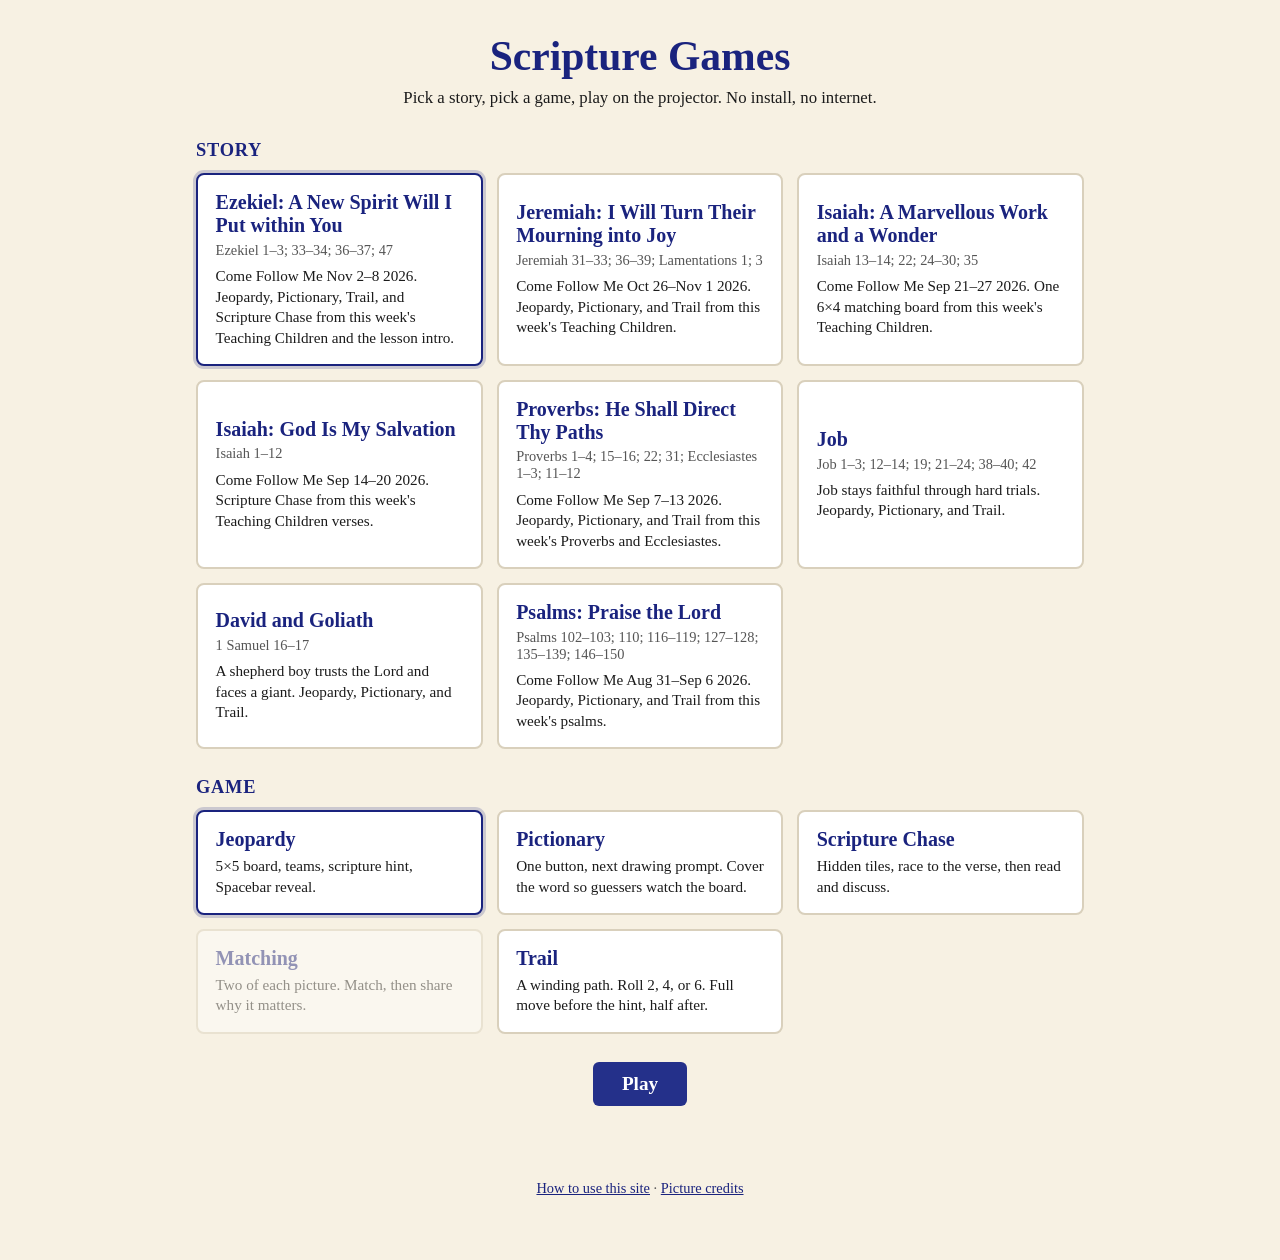
<file: index.html>
<!DOCTYPE html>
<html lang="en">
<head>
  <meta charset="utf-8">
  <meta name="viewport" content="width=device-width, initial-scale=1">
  <title>Scripture Games</title>
  <link rel="stylesheet" href="hub.css">
</head>
<body>
  <main id="hub" class="hub">
    <header class="hub-header">
      <h1>Scripture Games</h1>
      <p>Pick a story, pick a game, play on the projector. No install, no internet.</p>
    </header>

    <section class="hub-section" aria-labelledby="stories-heading">
      <h2 id="stories-heading">Story</h2>
      <div id="story-cards" class="cards"></div>
    </section>

    <section class="hub-section" aria-labelledby="games-heading">
      <h2 id="games-heading">Game</h2>
      <div id="game-cards" class="cards"></div>
    </section>

    <div class="play-row">
      <button type="button" class="play-btn" id="play-btn">Play</button>
    </div>
    <p class="hub-error" id="hub-error" role="status"></p>

    <p class="hub-foot"><a href="how-to.html">How to use this site</a> · <a href="credits.html">Picture credits</a></p>
  </main>

  <div id="game-root" hidden></div>

  <section id="lesson-key" class="lesson-key" hidden aria-label="Key">
    <div class="lesson-key-body">
      <h2>Key</h2>
      <ol id="lesson-key-list" class="lesson-key-list"></ol>
    </div>
    <div id="lesson-key-page" class="lesson-key-page"></div>
  </section>

  <noscript>This hub needs JavaScript. Open <a href="david-and-goliath.html">david-and-goliath.html</a> for the legacy board.</noscript>

  <script src="games/gospel-link.js"></script>
  <script src="games/key.js"></script>
  <script src="stories/catalog.js"></script>
  <script src="hub.js"></script>
</body>
</html>
</file>
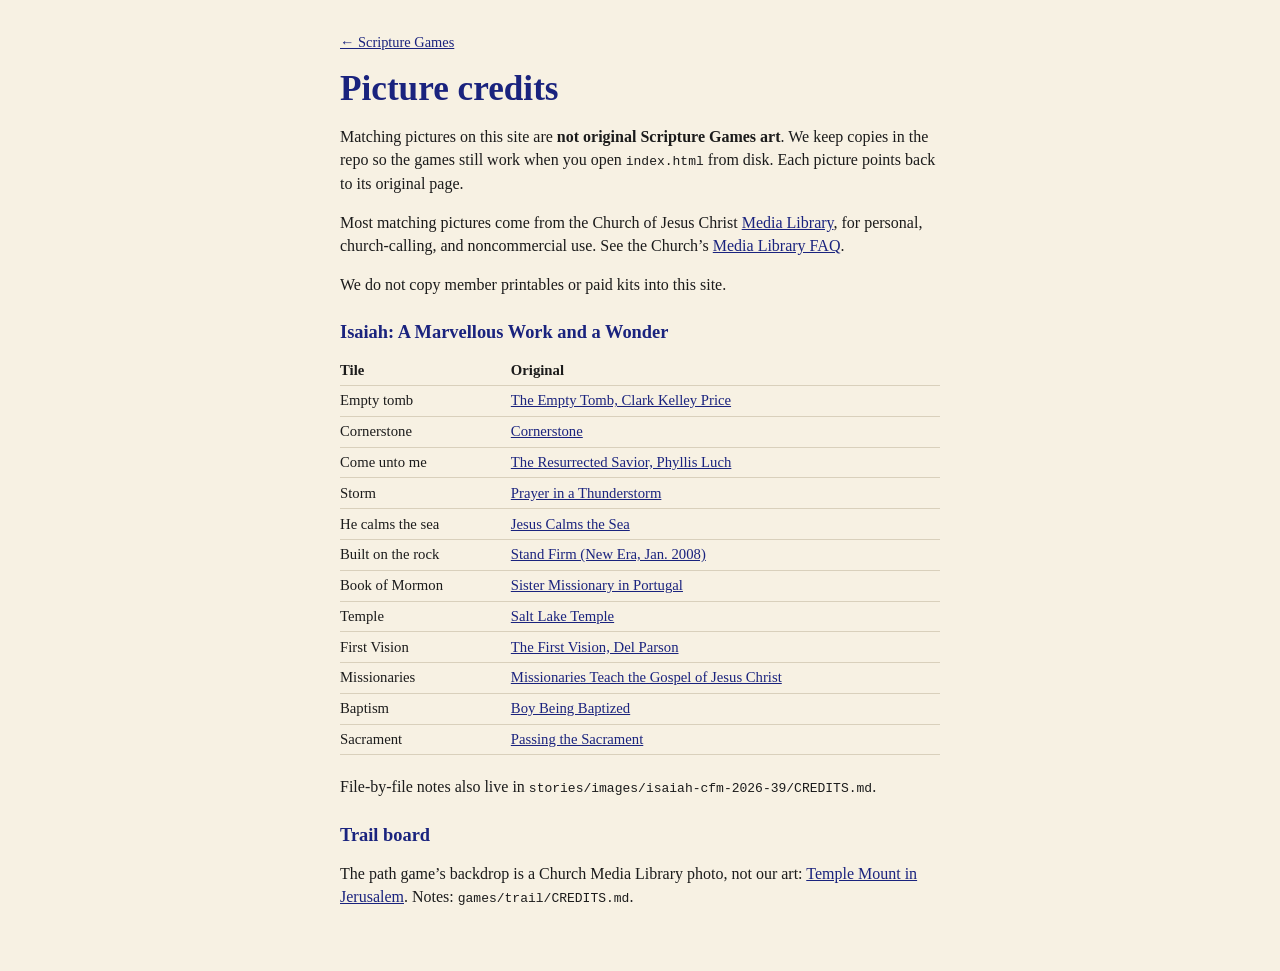
<file: credits.html>
<!DOCTYPE html>
<html lang="en">
<head>
  <meta charset="utf-8">
  <meta name="viewport" content="width=device-width, initial-scale=1">
  <title>Picture credits — Scripture Games</title>
  <link rel="stylesheet" href="hub.css">
</head>
<body>
  <main class="hub hub-page">
    <p class="hub-foot hub-back"><a href="index.html">← Scripture Games</a></p>
    <h1>Picture credits</h1>
    <p>Matching pictures on this site are <strong>not original Scripture Games art</strong>. We keep copies in the repo so the games still work when you open <code>index.html</code> from disk. Each picture points back to its original page.</p>
    <p>Most matching pictures come from the Church of Jesus Christ <a href="https://www.churchofjesuschrist.org/media?lang=eng">Media Library</a>, for personal, church-calling, and noncommercial use. See the Church’s <a href="https://www.churchofjesuschrist.org/tools/help/frequently-asked-questions-about-gospel-media?lang=eng">Media Library FAQ</a>.</p>
    <p>We do not copy member printables or paid kits into this site.</p>

    <h2>Isaiah: A Marvellous Work and a Wonder</h2>
    <table>
      <thead>
        <tr><th>Tile</th><th>Original</th></tr>
      </thead>
      <tbody>
        <tr><td>Empty tomb</td><td><a href="https://www.churchofjesuschrist.org/media/image/jesus-tomb-893d4ab?lang=eng">The Empty Tomb, Clark Kelley Price</a></td></tr>
        <tr><td>Cornerstone</td><td><a href="https://www.churchofjesuschrist.org/media/image/photo-cornerstone-temple-e6dbc64?lang=eng">Cornerstone</a></td></tr>
        <tr><td>Come unto me</td><td><a href="https://www.churchofjesuschrist.org/media/image/children-songbook-art-4900df3?lang=eng">The Resurrected Savior, Phyllis Luch</a></td></tr>
        <tr><td>Storm</td><td><a href="https://www.churchofjesuschrist.org/media/image/boy-praying-fd3826f?lang=eng">Prayer in a Thunderstorm</a></td></tr>
        <tr><td>He calms the sea</td><td><a href="https://www.churchofjesuschrist.org/media/image/jesus-boat-water-16a6b04?lang=eng">Jesus Calms the Sea</a></td></tr>
        <tr><td>Built on the rock</td><td><a href="https://www.churchofjesuschrist.org/media/image/mormonad-stand-firm-bc2df58?lang=eng">Stand Firm (New Era, Jan. 2008)</a></td></tr>
        <tr><td>Book of Mormon</td><td><a href="https://www.churchofjesuschrist.org/media/image/portugal-sister-missionaries-teaching-880d910?lang=eng">Sister Missionary in Portugal</a></td></tr>
        <tr><td>Temple</td><td><a href="https://www.churchofjesuschrist.org/media/image/salt-lake-city-temple-7761e87?lang=eng">Salt Lake Temple</a></td></tr>
        <tr><td>First Vision</td><td><a href="https://www.churchofjesuschrist.org/media/image/the-first-vision-fe5db8d?lang=eng">The First Vision, Del Parson</a></td></tr>
        <tr><td>Missionaries</td><td><a href="https://www.churchofjesuschrist.org/media/image/missionaries-tracting-983f901?lang=eng">Missionaries Teach the Gospel of Jesus Christ</a></td></tr>
        <tr><td>Baptism</td><td><a href="https://www.churchofjesuschrist.org/media/image/baptism-boy-18cdb62?lang=eng">Boy Being Baptized</a></td></tr>
        <tr><td>Sacrament</td><td><a href="https://www.churchofjesuschrist.org/media/image/partaking-sacrament-2232e55?lang=eng">Passing the Sacrament</a></td></tr>
      </tbody>
    </table>
    <p>File-by-file notes also live in <code>stories/images/isaiah-cfm-2026-39/CREDITS.md</code>.</p>

    <h2>Trail board</h2>
    <p>The path game’s backdrop is a Church Media Library photo, not our art: <a href="https://www.churchofjesuschrist.org/media/image/dome-of-the-rock-jerusalem-7f55afd?lang=eng">Temple Mount in Jerusalem</a>. Notes: <code>games/trail/CREDITS.md</code>.</p>
  </main>
</body>
</html>
</file>
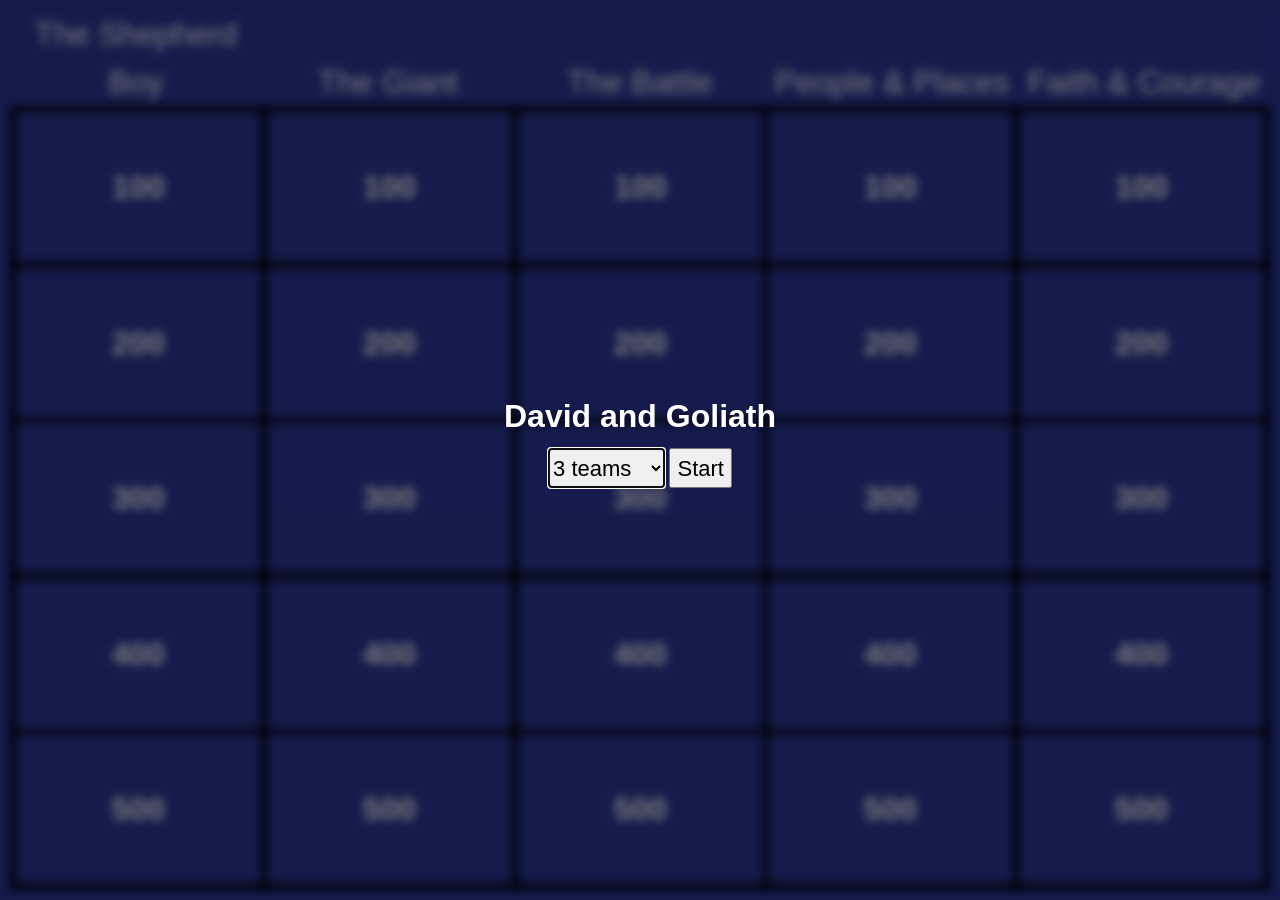
<file: david-and-goliath.html>
<!DOCTYPE html>
<html xmlns="http://www.w3.org/1999/xhtml">
<head>

<meta charset="utf-8">

<meta name="viewport" content="width=device-width, initial-scale=1, shrink-to-fit=no">

<title>David and Goliath Jeopardy Template</title>
<meta name="description" content="David and Goliath Jeopardy for Primary ages 9-11" />
<meta name="ROBOTS" content="NOODP" />





            <style type="text/css">
            /*!
 * Bootstrap Reboot v4.0.0-beta.2 (https://getbootstrap.com)
 * Copyright 2011-2017 The Bootstrap Authors
 * Copyright 2011-2017 Twitter, Inc.
 * Licensed under MIT (https://github.com/twbs/bootstrap/blob/master/LICENSE)
 * Forked from Normalize.css, licensed MIT (https://github.com/necolas/normalize.css/blob/master/LICENSE.md)
 */
*,
*::before,
*::after {
  box-sizing: border-box;
}

html {
  font-family: sans-serif;
  line-height: 1.15;
  -webkit-text-size-adjust: 100%;
  -ms-text-size-adjust: 100%;
  -ms-overflow-style: scrollbar;
  -webkit-tap-highlight-color: transparent;
}

@-ms-viewport {
  width: device-width;
}

article, aside, dialog, figcaption, figure, footer, header, hgroup, main, nav, section {
  display: block;
}

body {
  margin: 0;
  font-family: -apple-system, BlinkMacSystemFont, "Segoe UI", Roboto, "Helvetica Neue", Arial, sans-serif, "Apple Color Emoji", "Segoe UI Emoji", "Segoe UI Symbol";
  font-size: 1rem;
  font-weight: 400;
  line-height: 1.5;
  color: #212529;
  text-align: left;
  background-color: #fff;
}

[tabindex="-1"]:focus {
  outline: 0 !important;
}

hr {
  box-sizing: content-box;
  height: 0;
  overflow: visible;
}

h1, h2, h3, h4, h5, h6 {
  margin-top: 0;
  margin-bottom: 0.5rem;
}

p {
  margin-top: 0;
  margin-bottom: 1rem;
}

abbr[title],
abbr[data-original-title] {
  text-decoration: underline;
  -webkit-text-decoration: underline dotted;
  text-decoration: underline dotted;
  cursor: help;
  border-bottom: 0;
}

address {
  margin-bottom: 1rem;
  font-style: normal;
  line-height: inherit;
}

ol,
ul,
dl {
  margin-top: 0;
  margin-bottom: 1rem;
}

ol ol,
ul ul,
ol ul,
ul ol {
  margin-bottom: 0;
}

dt {
  font-weight: 700;
}

dd {
  margin-bottom: .5rem;
  margin-left: 0;
}

blockquote {
  margin: 0 0 1rem;
}

dfn {
  font-style: italic;
}

b,
strong {
  font-weight: bolder;
}

small {
  font-size: 80%;
}

sub,
sup {
  position: relative;
  font-size: 75%;
  line-height: 0;
  vertical-align: baseline;
}

sub {
  bottom: -.25em;
}

sup {
  top: -.5em;
}

a {
  color: #007bff;
  text-decoration: none;
  background-color: transparent;
  -webkit-text-decoration-skip: objects;
}

a:hover {
  color: #0056b3;
  text-decoration: underline;
}

a:not([href]):not([tabindex]) {
  color: inherit;
  text-decoration: none;
}

a:not([href]):not([tabindex]):focus, a:not([href]):not([tabindex]):hover {
  color: inherit;
  text-decoration: none;
}

a:not([href]):not([tabindex]):focus {
  outline: 0;
}

pre,
code,
kbd,
samp {
  font-family: monospace, monospace;
  font-size: 1em;
}

pre {
  margin-top: 0;
  margin-bottom: 1rem;
  overflow: auto;
  -ms-overflow-style: scrollbar;
}

figure {
  margin: 0 0 1rem;
}

img {
  vertical-align: middle;
  border-style: none;
}

svg:not(:root) {
  overflow: hidden;
}

a,
area,
button,
[role="button"],
input:not([type="range"]),
label,
select,
summary,
textarea {
  -ms-touch-action: manipulation;
  touch-action: manipulation;
}

table {
  border-collapse: collapse;
}

caption {
  padding-top: 0.75rem;
  padding-bottom: 0.75rem;
  color: #868e96;
  text-align: left;
  caption-side: bottom;
}

th {
  text-align: inherit;
}

label {
  display: inline-block;
  margin-bottom: .5rem;
}

button {
  border-radius: 0;
}

button:focus {
  outline: 1px dotted;
  outline: 5px auto -webkit-focus-ring-color;
}

input,
button,
select,
optgroup,
textarea {
  margin: 0;
  font-family: inherit;
  font-size: inherit;
  line-height: inherit;
}

button,
input {
  overflow: visible;
}

button,
select {
  text-transform: none;
}

button,
html [type="button"],
[type="reset"],
[type="submit"] {
  -webkit-appearance: button;
}

button::-moz-focus-inner,
[type="button"]::-moz-focus-inner,
[type="reset"]::-moz-focus-inner,
[type="submit"]::-moz-focus-inner {
  padding: 0;
  border-style: none;
}

input[type="radio"],
input[type="checkbox"] {
  box-sizing: border-box;
  padding: 0;
}

input[type="date"],
input[type="time"],
input[type="datetime-local"],
input[type="month"] {
  -webkit-appearance: listbox;
}

textarea {
  overflow: auto;
  resize: vertical;
}

fieldset {
  min-width: 0;
  padding: 0;
  margin: 0;
  border: 0;
}

legend {
  display: block;
  width: 100%;
  max-width: 100%;
  padding: 0;
  margin-bottom: .5rem;
  font-size: 1.5rem;
  line-height: inherit;
  color: inherit;
  white-space: normal;
}

progress {
  vertical-align: baseline;
}

[type="number"]::-webkit-inner-spin-button,
[type="number"]::-webkit-outer-spin-button {
  height: auto;
}

[type="search"] {
  outline-offset: -2px;
  -webkit-appearance: none;
}

[type="search"]::-webkit-search-cancel-button,
[type="search"]::-webkit-search-decoration {
  -webkit-appearance: none;
}

::-webkit-file-upload-button {
  font: inherit;
  -webkit-appearance: button;
}

output {
  display: inline-block;
}

summary {
  display: list-item;
}

template {
  display: none;
}

[hidden] {
  display: none !important;
}

            </style>

            <style type="text/css">
            html, body {
    overflow:hidden;
}

body {
	background-color:#2a3698;
	height:100%;
	font-family:Verdana, Arial, Helvetica, sans-serif;
    overflow-y:hidden;
}

* {
    box-sizing:border-box;
}

input, textarea, select {
	display:block;
	font-family:Verdana, Arial, Helvetica, sans-serif;
	margin:auto;
}

.hide {
    display:none;
}

h3 {
	font-size:20px;
}

h3, .point-cell {
	color:#ffff5f;
	color:#fff;
	text-align:center;
	font-weight:bold;
}

.modal-wrapper {
    background-color:rgba(0,0,0,.5);
    display:none;
    position:absolute;
    top:0;
    left:0;
    right:0;
    bottom:0;
    z-index:2;
    height:100%;
}

.modal {
    position:relative;
    top:50%;
    transform:translate(0%, -50%);
    background-color:#ffffff;
    z-index:2;
    border-radius:5px;
    background-color:#efefef;
    overflow:auto;
    max-height:calc(100% - 50px);
    max-width:1000px;
    margin-left:auto;
    margin-right:auto;
}

#teams {
    position:absolute;
    bottom:0;
    text-align:center;
    left:0;
    right:0;
    z-index:11;
    display:flex;
}

#teams .team {
    display:inline-block;
    margin-left:10px;
    margin-right:10px;
    border:1px solid white;
    padding:5px;
    background-color:white;
    border-top-left-radius:2px;
    border-top-right-radius:2px;
    transition:background-color .25s ease;
}

#teams .team:first-of-type {
    margin-left:50px;
}

#teams .team:last-of-type {
    margin-right:50px;
}

#teams div.name {
    border-bottom:2px solid black;
    text-align:center;
    color:black;
    display:inline-block;
    white-space:nowrap;
    min-width:100px;
    font-weight:bold;
    font-size:20px;
    margin-bottom:8px;
}

#teams div.points {
    background-color: #2a3698;
    color: #fff;
    font-weight:bold;
    font-size:20px;
}

#teams .team.active-team {
    background-color:yellow;
}

#question-modal a {
    color:white;
}

.points-instructions {
    background-color:yellow;
    z-index:1000;
    position:absolute;
    top:0;
    left:0;
    right:0;
    font-size:16px;
    padding:5px;
    text-align:center;
}

.pointer span {
    display:inline-block;
    width:45%;
    color:white;
    font-size:30px;
    line-height:30px;
    cursor:pointer;
    background-color:transparent;
    font-family:monospace;
    font-weight:bold;
}

.pointer .plus {
    color:#2da94e;
}

.pointer .minus {
    color:#ff0000;
}

#gameplay {
    filter:blur(5px);
    width:100%;
    position:absolute;
    top:0;
    left:0;
    bottom:0;
    right:0;
}

#menu-links {
    font-size:20px;
    margin-top:20px;
}

#fullscreen {
    margin-top:20px;
}

#options select {
    font-size:22px;
    display:inline-block;
    height:40px;
    -webkit-appearance:menulist-button;
}

#options input[type='button'] {
    font-size:22px;
    display:inline;
    height:40px;
}

#options a {
    color:white;
    text-decoration:underline;
}

#options a:hover {
    text-decoration:none;
}

#re-init {
    background:transparent;
    color:white;
    margin-left:10px;
    font-size:14px !important;
    height:auto !important;
    border:none;
}

.click-to-zoom {
    display:none;
}

.grid {
    opacity:0;
}

#question-modal {
    transform-origin:top left;
}

#question-modal > div {
    flex-direction:row;
}

#modal-header {
    display:flex;
    padding: 5px;
    text-align: center;
    color: #fff;
    background-color: #151b4b;
    z-index: 3;
}

#modal-header > div {
    padding:5px;
    text-align:center;
    flex:1;
    align-items:center;
    justify-content:center;
    display:flex;
    max-width:100%;
}

#modal-header > div > div {
    max-width:100%;
}

#question-modal {
    background-color:#2a3698;
    border:3px solid #ffff00;;
    z-index:10;
}

.expanded {
    transition:.5s all ease;
    border-width:0;
}

.modal, .modal-body {
    background-color:transparent;
    color:#fff;
    text-align:center;
}

.modal-body .modal-inner {
    overflow:auto;
    padding-left:20px;
    padding-right:20px;
    flex:1;
}

.modal-body {
    width:100%;
    display:flex;
    align-items:center;
    padding-top:20px;
    justify-content:center;
}

#question-title {
    font-weight:bold;
    padding-left:10%;
    padding-right:10%;
}

.question, .answer {
    margin:auto;
}

#question-modal .question {
    display:none;
    opacity:0;
}

#answer-button, #continue-button, #hint-button {
    cursor:pointer;
}

#question-modal .question {
    border-top: 3px dotted white;
    margin-top: 10px;
    padding-top: 10px;
}

#question-modal .reveal {
    transition: max-height 2s ease, opacity 2s ease;
    opacity:1;
}

.mathy {
    background-color:transparent;
}

kbd
{
    -moz-border-radius:3px;
    -moz-box-shadow:0 1px 0 rgba(0,0,0,0.2),0 0 0 2px #fff inset;
    -webkit-border-radius:3px;
    -webkit-box-shadow:0 1px 0 rgba(0,0,0,0.2),0 0 0 2px #fff inset;
    background-color:#f7f7f7;
    border:1px solid #ccc;
    border-radius:3px;
    box-shadow:0 1px 0 rgba(0,0,0,0.2),0 0 0 2px #fff inset;
    color:#333;
    display:inline-block;
    font-family:Arial,Helvetica,sans-serif;
    line-height:1.4;
    margin:0 .1em;
    padding:.1em .6em;
    text-shadow:0 1px 0 #fff;
}

#options {
    display:block;
}

.grid {
    opacity:0;
}

#first-load {
    max-width: 500px;
    margin: auto;
    background-color: #ffff5f;
    border-radius: 3px;
    color: #000;
    padding: 20px;
    margin-bottom: 20px;
}

#first-load a {
    color:#000;
}

.cell.points .cell-inner {
    font-weight:bold;
}

.menu-picker {
    background-color: #131844;
    align-items: center;
    justify-content: center;
    font-weight: bold;
    line-height: 1.25;
    text-transform: uppercase;
    align-self: flex-end;
    padding: 10px 10px;
    border-right: 2px solid #999;
    border-top: 2px solid #999;
    margin-right:10px;
    position:absolute;
    color: #999;
    text-decoration: none;
    bottom:0;
}

.menu-picker:hover {
    color: white;
    text-decoration: none;
    border-color:white;
}

.yoembed {
    display:inline-block;
}


#advanced input[type="checkbox"] {
    display:inline;
}

/* Hint button and display styles */
#hint-button {
    background-color: #e6a817;
    color: #000;
    border: none;
    padding: 8px 16px;
    border-radius: 4px;
    font-weight: bold;
    font-size: 14px;
    cursor: pointer;
    transition: background-color 0.2s;
}

#hint-button:hover {
    background-color: #f5c542;
}

#hint-display {
    display: none;
    background-color: #e6a817;
    color: #000;
    padding: 8px 16px;
    border-radius: 4px;
    font-weight: bold;
    font-size: 18px;
    margin-top: 10px;
    text-align: center;
}

#hint-display.show {
    display: block;
}

@media print {
    body {
        background-color:white;
        overflow:visible;
    }
    #options, #teams {
        display:none !important;
    }

    #gameplay {
        filter:none;
        position:static;
    }

    .cell, .cell-inner {
        font-size:16px !important;
        transform:none !important;
        padding-top:0px !important;
    }

    .grid-row {
        height:auto !important;
    }

    .cell.points {
        margin-top:20px;
    }

    .cell-inner:after {
        content:attr(data-category);
        padding-left:10px;
    }

    .grid-row-cats {
        display:none;

    }

}

            </style>

            <style type="text/css">
            #test-height {
    font-family:verdana;
    padding:0;
    margin:0;
    color:black;
}

* {
    box-sizing:border-box;
}

.cell-inner p:last-child {
    margin-bottom:0;
}

#grid {
    transition:opacity 1s;
}

.grid {
    padding:10px;
    background: linear-gradient(to top, #1d2675 0%,#2a3698 100%);
    position:relative;
	transition: .1s;
    z-index:1;
    transform-origin:center left;
    font-size:12px;
    display:flex;
    height:100vh;
    flex-direction:column;
    align-items:stretch;

}

.grid-zoomed {
    z-index:10;
}

.click-to-zoom  {
    opacity:0;
	transition: .3s;
    position:absolute;
    top:0;
    right:0;
}

.grid:hover .click-to-zoom {
    opacity:1;
}

.grid.grid-zoomed .click-to-zoom {
    opacity:0;
}



.click-to-zoom span {
    background-color:#ccc;
    font-size:14px;
    display:inline-block;
    padding:3px;
}

.grid-row {
    display:flex;
    flex:1;
}

.grid-cell {
    border:3px solid black;
    overflow:hidden;
    position:relative;
    background-color:#2a3698;
	transition: .3s;
    flex:1;
}

.grid-cell-zoomed {
    transform:scale(2);
    z-index:10;
}

.grid-preview .grid-row .grid-cell:first-child {
    transform-origin:left center;
}

.grid-preview .grid-row .grid-cell:last-child {
    transform-origin:right center;
}

.grid-preview .grid-last-row .grid-cell {
    transform-origin:bottom center;
}

.grid-preview .grid-last-row .grid-cell:first-child {
    transform-origin:bottom left;
}

.grid-preview .grid-last-row .grid-cell:last-child {
    transform-origin:bottom right;
}

.grid-last-row {
    border-bottom:3px solid black;
}

.grid-first-row {
    border-top:3px solid black;
}

.grid-row-questions {
    border-left:3px solid black;
    border-right:3px solid black;
    background-color:black;
}

.grid-row-cats .grid-cell {
    border-color:transparent;
}

.grid-row-cats .cell {
}

.grid-row-cats-resize-done {
    flex:none;
}

.cell-group {
    backface-visibility:hidden;
	transform-style: preserve-3d;
}

.cell {
    position:absolute;
    display:flex;
    align-items: center;
    justify-content: center;
    text-align: center;
    color:#fff;
    backface-visibility:hidden;
	perspective: 1000px;
	transform-style: preserve-3d;
    -webkit-perspective: 0;
    -webkit-backface-visibility: hidden;
    width:100%;
    height:100%;
}

.cell a:link, .cell a:visited, .cell a:hover {
    color:white;
}

.cell.back {
	transform: rotateY(180deg);
}

.cell.front {
	z-index:2;
}

.cell.back, .cell.front {
    cursor:pointer;
    overflow:hidden;
}

.cell.back, .cell.front, .cell-group, .category {
	transition: .3s;
    will-change: transform;
}

.cell-group:hover, .cell-group:focus {
    border-color:yellow;
    outline:none;
}

.cell-group.inert:hover, .cell-group.inert:focus {
    border-color:gray;
    outline:none;
}

.cell-group:hover .front  {
	transform: rotateY(180deg);
}

.cell-group:hover .back  {
	transform: rotateY(0deg);
}

.cell-group:hover .back,
.cell-group:hover .front {
    border-color:yellow;
}

.cell-group:hover .back,
.cell-group:hover .front {
	transition: .6s;
}

.cell-group.empty {
    pointer-events:none;
}

.cell-group.empty:hover, .cell-group.empty:focus {
}


/* play mode */

#gameplay .answer:focus, #gameplay .question:focus {
    outline:none;
}

.points .front, .points .back {
    display:none;
}

.grid-play .cell-group {
    cursor:pointer;
}

.grid-play .cell-group:hover, .grid-play .cell-group:focus {
    background-color:#35409d;
}

.grid-play .cell-group.inert:hover, .grid-play .cell-group.inert:focus {
    background-color: #2a3698;
}

.inert .cell-inner {
    opacity:.05;
}

.grid.grid-play {
    background: none;
}

.resizing {
    transition:none !important;
}

            </style>


            <script type="text/javascript">
                function removeClass(selector, cls){
    var doms = document.querySelectorAll(selector);
    for(var i = 0; i < doms.length; i++){
        doms[i].classList.remove(cls);
    }
}


function debounce(func, wait, immediate) {
	var timeout;
	return function() {
		var context = this, args = arguments;
		var later = function() {
			timeout = null;
			if (!immediate) func.apply(context, args);
		};
		var callNow = immediate && !timeout;
		clearTimeout(timeout);
		timeout = setTimeout(later, wait);
		if (callNow) func.apply(context, args);
	};
};

function ready(fn) {
  if (document.readyState != 'loading' && document.body){
    fn();
  } else {
    document.addEventListener('DOMContentLoaded', fn);
  }
}

if (!Math.log2) Math.log2 = function(x) {
      return Math.log(x) * Math.LOG2E;
};

function capSizes(el, max_width, max_height){
    return
    var treeWalker = document.createTreeWalker(el, NodeFilter.SHOW_ELEMENT, null, false);
    var did_work = false;
    while(treeWalker.nextNode()){
        node = treeWalker.currentNode;
        if(node.tagName == "IMG" || node.tagName == "VIDEO" || node.tagName == "IFRAME"){
            try {
                var real_width = parseInt(node.width) || max_width;
                var real_height = parseInt(node.height) || max_height;
                var a = Math.min(1.0*max_width / real_width, 1.0*max_height / real_height)
                node.style.maxWidth = real_width*a + "px";
                node.style.maxHeight = real_height*a + "px";
                did_work = true;
            } catch (e) {
            }

        }
    }

    return did_work;
}

var shrink_cell_cache = {};
var enable_caching = false;
function shrink_cell($cell, $scaler, max_width, max_height, max_font_size, transforms, capsizes){
    if(enable_caching){
        var cache_key = [max_width, max_height, $cell.innerHTML].join(".");
        var cached = shrink_cell_cache[cache_key];
    } else {
        return _shrink_cell($cell, $scaler, max_width, max_height, max_font_size, transforms, capsizes);
    }

    if(cached){
        $scaler.style.fontSize = cached.font_size + "px";
        $scaler.style.transform = (transforms || "") + " scale(" + cached.scale + ") ";
        capSizes($cell, max_width, max_height);
    } else {
        shrink_cell_cache[cache_key] = _shrink_cell($cell, $scaler, max_width, max_height, max_font_size, transforms, capsizes);
    }
}

test_divs = [];
function initDivs(max_font_size){
    if(test_divs.length-1 == max_font_size){
        return;
    }
    for(var i = 0; i <= max_font_size; i++){
        var dummy_element = test_divs[i];
        if(!dummy_element){
            var dummy_element = document.createElement("div");
            dummy_element.style.display = "block";
            dummy_element.style.position = "absolute";
            dummy_element.style.left = "-100000px";
            dummy_element.style.top = -(i*120) + "px";
            dummy_element.style.fontFamily = "Verdana, Arial, Helvetica, sans-serif";
            dummy_element.style.color = "#000";
            dummy_element.style.border = "3px solid black";
            dummy_element.style.fontSize = i + "px";
            test_divs[i] = dummy_element;
            var body = document.querySelectorAll('body')[0];
            body.appendChild(dummy_element);
        }
    }
}

function shrink_in_place($cell, max_font_size, min_font_size){
    var div = $cell;
    var font_size = max_font_size;

    var a = {length: max_font_size+1}
    var font_size = binarySearch(a, function(el, array, font_size){
        div.style.fontSize = font_size + "px";
        var isHorizontalScrollbar= div.scrollWidth>div.clientWidth;
        var isVerticalScrollbar = div.scrollHeight>div.clientHeight;
        var overflows = isHorizontalScrollbar || isVerticalScrollbar;
        return overflows
    });
    font_size = font_size - 1

    font_size = Math.max(min_font_size, Math.min(font_size, max_font_size));

    div.style.fontSize = font_size + "px";
    return font_size;

}

function binarySearch(array, pred) {
    var lo = -1, hi = array.length;
    while (1 + lo < hi) {
        var mi = lo + ((hi - lo) >> 1);
        if (pred(array[mi], array, mi)) {
            hi = mi;
        } else {
            lo = mi;
        }
    }
    return hi;
}

function escapeHtml(unsafe) {
    return unsafe
        .replace(/&/g, "&amp;")
        .replace(/</g, "&lt;")
        .replace(/>/g, "&gt;")
        .replace(/"/g, "&quot;")
        .replace(/'/g, "&#039;");
}

function getText(el){
    var treeWalker = document.createTreeWalker(el, NodeFilter.SHOW_ELEMENT | NodeFilter.SHOW_TEXT, null, false);
    var text = []
    while(treeWalker.nextNode()){
        var node = treeWalker.currentNode;
        if(node.nodeType == 3){
            text.push(escapeHtml(node.textContent));
        } else if(node.tagName == "BR"){
            text.push("<BR>");
        } else if(node.tagName == "P"){
            if(text.length != 0){
                text.push("<BR>");
            }
        }
    }
    var t = text.join("");
    return t;
}

function _shrink_cell($cell, $scaler, max_width, max_height, max_font_size, transforms, capsizes, min_font_size){
    var imgs = $cell.querySelectorAll("img");
    for(var i = 0; i < imgs.length; i++){
        var node = imgs[i];
        if(!node.complete && !node.width){
            node.addEventListener("load", function foo(){
                _shrink_cell($cell, $scaler, max_width, max_height, max_font_size, transforms, capsizes, min_font_size)
                node.removeEventListener("load", foo);
            });
            return
        }
    }

    if(capsizes === undefined){
        capsizes = true;
    }

    if(min_font_size === undefined){
        min_font_size = 1;

    }

    var text = getText($scaler || $cell)

    initDivs(max_font_size);
    for(var i = 0; i <= max_font_size; i++){
        dummy_element = test_divs[i];
        dummy_element.innerHTML = text
        dummy_element.style.width = max_width + "px";
        dummy_element.style.height = max_height + "px";
    }

    var font_size = binarySearch(test_divs, function(div){
        var isHorizontalScrollbar= div.scrollWidth>div.clientWidth;
        var isVerticalScrollbar = div.scrollHeight>div.clientHeight;
        var overflows = isHorizontalScrollbar || isVerticalScrollbar;
        return overflows
    });
    font_size = font_size - 1

    font_size = Math.max(min_font_size, Math.min(font_size, max_font_size));

    if(!$scaler){
        return {font_size: font_size}
    }

    $cell.style.fontSize = "";
    $scaler.style.fontSize = font_size + "px";
    $scaler.style.transform = "";

    var extra_width = 0;
    var extra_height = 0;
    if(capsizes){
        var did_work = capSizes($cell, max_width, max_height);
    }

    var bbox = getBoundingClientRect($scaler);
    var w = bbox.width;
    var h = bbox.height;
    var scale = Math.min(1, Math.min(1.0*(max_width-extra_width)/w, 1.0*(max_height-extra_height)/h));
    $scaler.style.transform = (transforms || "") + " scale(" + scale + ") ";

    return {font_size: font_size, scale: scale};
}



function getBoundingClientRect(el){
    var bbox = el.getBoundingClientRect();
    return {
        top: bbox.top + (window.scrollY || document.documentElement.scrollTop || 0),
        left: bbox.left + (window.scrollX || document.documentElement.scrollLeft || 0),
        width: bbox.width,
        height: bbox.height,
        x: bbox.x,
        y: bbox.y
    }
}

var render_queue = [];
var render_queue_index = 0;
var render_interval = null;
var max_renderers = 1
var work_scheduled = false;

function resetRenderQueue(){
    render_queue = [];
    render_queue_index = 0;
}

function renderQueue(){
    var steps = 1;
    var i = 0;
    var start = +new Date();
    while(((+new Date())-start) < 10 && render_queue_index < render_queue.length && render_queue.length){
        i++
        var item = render_queue[render_queue_index];
        item[0].apply(item[1], item.slice(2));
        render_queue_index++;
    }

    if(render_queue_index >= render_queue.length){
        work_scheduled = false;
    } else {
        work_scheduled = setTimeout(renderQueue)
    }
}

function enqueueRender(){
    var item = Array.prototype.slice.call(arguments)
    item[0].apply(item[1], item.slice(2));
    return
    render_queue.push(Array.prototype.slice.call(arguments))
    if(!work_scheduled){
        work_scheduled = setTimeout(renderQueue)
    }
}


function matches(el, selector) {
      return (el.matches || el.matchesSelector || el.msMatchesSelector || el.mozMatchesSelector || el.webkitMatchesSelector || el.oMatchesSelector).call(el, selector);
}

function indexInParent(child) {
	var i = 0;
	while( (child = child.previousElementSibling) != null ) {
	  i++;
	}
	return i;
}


function on(eventName, elementSelector, handler, extra){
    var names = eventName.split(" ");
    for(var i = 0; i < names.length; i++){
        var eventName = names[i];
        document.addEventListener(eventName, function(e) {
            for (var target = e.target; target && target != this; target = target.parentNode) {
                if (matches(target, elementSelector)) {
                    handler.call(target, e);
                    break;
                }
            }
        }, extra || false);
    }
}


function closest(element, selector){
    do {
        if(matches(element, selector)){
            return element;
        }
    } while(element = element.parentElement);
    return null;
}

function coordsFromEvent(e){
    if(e.touches && e.touches.length > 0){
        return e.touches[0];
    }
    return e;
}



function retypeset(scope, then){
    if(!window.MathJax){
        return false;
    }

    scope = scope || document
    var math = scope.querySelectorAll('.mathy');
    var nodes = [];
    for(var i = 0; i < math.length; i++){
        var node = math[i]
        node.innerText = node.getAttribute("data-original") || ('`' + node.innerText + '`');
        node.setAttribute("data-original", node.innerText)
        nodes.push(node)
    }

    MathJax.Hub.Queue(["Typeset",MathJax.Hub, nodes]);

    if(math.length > 0){
        MathJax.Hub.Queue([then,window]);
        return true;
    }
    return false;
}


function prepwork(cell, scale_factor){
    if(scale_factor === undefined){
        scale_factor = 1;
    }
    var width = cell.parentElement.clientWidth;
    var height = cell.parentElement.clientHeight;
    var inner = cell.querySelectorAll(".cell-inner")[0];
    var capsizes = mode == "play" ? false : true;
    shrink_cell(cell, inner, width*scale_factor, height*scale_factor, 32, "", capsizes);
    return inner
}

function minirender(grid, on_done, question_scale_factor){
    if(question_scale_factor === undefined){
        question_scale_factor = 1;
    }

    window.nextthing = function(){
        setTimeout(function(){
            grid.classList.add("resizing");
            var t = grid.offsetTop
            miniresize(grid, grid.querySelectorAll(".grid-row-cats .cell"), true, 1);
            miniresize(grid, grid.querySelectorAll(".grid-row-questions .cell"), false, question_scale_factor);
            grid.classList.remove("resizing");
            if(on_done){
                on_done(grid);
            }
        });
    }

    if(!retypeset(grid, "nextthing")){
        window.nextthing();
    }
}

function miniresize(grid, cells, is_cats, scale_factor){
    if(is_cats){
        var cat = grid.querySelectorAll(".grid-row-cats")[0]
        cat.classList.remove("grid-row-cats-resize-done")
        cat.style.height = "auto";
        var max_height = 0;
        for(var i = 0; i < cells.length; i++){
            var cell = cells[i];
            cell.style.paddingTop = 0;
            var inner = prepwork(cell);
            cell.client_height = inner.clientHeight;
            max_height = Math.max(max_height, inner.clientHeight);
        }
        for(var i = 0; i < cells.length; i++){
            var cell = cells[i];
            cell.style.paddingTop = (max_height - cell.client_height) + "px"
        }

        cat.classList.add("grid-row-cats-resize-done");
        cat.style.height = max_height + "px";
    } else {
        for(var i = 0; i < cells.length; i++){
            var cell = cells[i];
            enqueueRender(prepwork, null, cell, scale_factor);
        }

    }
}

            </script>



    <script>
        var modal = function(){}

        var game = {}
        var mode = "play"
        var grid = null;
        var current_cell = null;
        var current_hint = "";
        try {
            var do_autoplay = parseInt(window.localStorage.getItem("autoplay"))
        } catch (e) {
        }
        do_autoplay = isNaN(do_autoplay) ? true : do_autoplay;

        function getCurrentState(){
            var teams = [];
            var teams_dom = document.querySelectorAll(".team");
            for(var i = 0; i < teams_dom.length; i++){
                var t = teams_dom[i];
                var name = t.querySelectorAll(".name")[0].textContent;
                var points = t.querySelectorAll(".points")[0].textContent;
                teams[i] = {name: name, points: points}
            }

            var inerts = {};
            var inert_dom = document.querySelectorAll(".grid-row-questions .inert");
            for(var i = 0; i < inert_dom.length; i++){
                var id = inert_dom[i].getAttribute("id");
                inerts[id] = true;
            }

            return {
                "teams": teams,
                "inerts": inerts,
            }
        }

        function getOldState(){
            try {
                var old_state = localStorage.getItem("game-167393")
            } catch (e) {
                return null;

            }
            if(old_state){
                return JSON.parse(old_state);
            }
            return null;
        }

        function clearState(){
            try {
                localStorage.removeItem("game-167393");
            } catch (e) {

            }
        }

        function resize(){
            var bbox_teams = getBoundingClientRect(document.getElementById("teams"))
            var rows = document.querySelectorAll(".grid-row").length;
            if(bbox_teams.height == 0){
                var h = window.innerHeight;
            } else {
                var h = bbox_teams.top + ((window.innerHeight - bbox_teams.height) / (rows))/4
            }

            grid.style.height = h + "px";
            minirender(grid, function(g){
                g.style.opacity = 1;
            }, .6);
        }

        ready(function(){
            grid = document.querySelectorAll(".grid")[0];
            window.addEventListener("resize", debounce(resize, 100, false));
            resize();
            renderState(initial_state);
            document.getElementById("team-chooser").focus();

            var active_team_number = 0;
            var active_team = null;

            function deactiveTeamOnNextClick(e){
                var t = closest(e.target, ".team");
                if(t == null || t != active_team){
                    deactiveTeam();
                }
            }

            function deactiveTeam(){
                var els = document.querySelectorAll(".active-team");
                for(var i = 0; i < els.length; i++){
                    els[i].classList.remove("active-team");
                    els[i].querySelector(".minus").innerText = "-";
                    els[i].querySelector(".plus").innerText = "+";
                }
                window.removeEventListener("click", deactiveTeamOnNextClick)
                active_team_number = 0;
                active_team = null;
            }

            function activateTeam(team){
                active_team = team;
                active_team.classList.add("active-team");
                active_team.querySelector(".minus").innerHTML = "&#8595;";
                active_team.querySelector(".plus").innerHTML = "&#8593;";
                window.addEventListener("click", deactiveTeamOnNextClick);
            }


            window.addEventListener("keydown", function(e){
                var ESC = 27
                var SPACE = 32
                var ENTER = 13;
                var LEFT = 37;
                var UP = 38;
                var RIGHT = 39;
                var DOWN = 40;
                var on_cell = false;
                var on_input = false;
                if(document.activeElement){
                    on_cell = matches(document.activeElement, ".grid-row-questions .grid-cell");
                    on_input = matches(document.activeElement, "*[role='textbox']");
                }
                var clickable = on_cell && !document.activeElement.classList.contains('empty');

                if(e.altKey && e.keyCode == 65){
                    do_autoplay = !do_autoplay;
                    alert("Autoplay is " + (do_autoplay ? "on" : "off"))
                    try {
                        window.localStorage.setItem("autoplay", do_autoplay ? "1" : "0")
                    } catch (e) {

                    }
                }

                if(!on_input && ((e.keyCode >= 96 && e.keyCode <= 105) || (e.keyCode >=48 && e.keyCode <= 57))){
                    var n = e.keyCode >= 96 ? e.keyCode - 96 : e.keyCode - 48;
                    active_team_number *= 10;
                    active_team_number += n;
                    var tmp = active_team_number;
                    var $teams = document.querySelectorAll("#teams .team");
                    var $team = $teams[active_team_number - 1];
                    if(active_team && active_team != $team){
                        deactiveTeam();
                        active_team_number = tmp;
                    }

                    if($team){
                        activateTeam($team)
                    } else {
                        active_team_number = 0;
                    }
                }

                if(active_team_number != 0){
                    if(e.keyCode == ESC){
                        deactiveTeam();
                        e.preventDefault();
                    } else if(e.keyCode == 38){
                        handlePoints.call(active_team.querySelector(".plus"), e);
                    } else if(e.keyCode == 40){
                        handlePoints.call(active_team.querySelector(".minus"), e);
                    }
                } else if(modal.is_open){
                    if(e.keyCode == ESC){
                        e.preventDefault();
                        modal.hide();
                    } else if(e.keyCode == SPACE){
                        e.preventDefault();
                        modal.reveal();
                    }
                } else if(on_cell){
                    if((e.keyCode == ENTER || e.keyCode == SPACE) && clickable){
                        e.preventDefault();
                        var event = document.createEvent('HTMLEvents');
                        event.initEvent('click', true, false);
                        document.activeElement.dispatchEvent(event);
                    } else if(e.keyCode == LEFT){
                        e.preventDefault();
                        if(document.activeElement.previousElementSibling){
                            document.activeElement.previousElementSibling.focus();
                        }
                    } else if(e.keyCode == RIGHT){
                        e.preventDefault();
                        if(document.activeElement.nextElementSibling){
                            document.activeElement.nextElementSibling.focus();
                        }
                    } else if(e.keyCode == UP){
                        e.preventDefault();
                        var my_col = indexInParent(document.activeElement);
                        var previous_row = document.activeElement.parentElement.previousElementSibling;
                        if(previous_row && previous_row.children[my_col] && matches(previous_row.children[my_col], ".grid-row-questions .grid-cell")){
                            previous_row.children[my_col].focus();
                        }
                    } else if(e.keyCode == DOWN){
                        e.preventDefault();
                        var my_col = indexInParent(document.activeElement);
                        var next_row = document.activeElement.parentElement.nextElementSibling;
                        if(next_row && next_row.children[my_col] && matches(next_row.children[my_col], ".grid-row-questions .grid-cell")){
                            next_row.children[my_col].focus();
                        }
                    }
                }
            }, false);

            var debouncedSaveState = debounce(function(){
                try {
                    localStorage.setItem("game-167393", JSON.stringify(getCurrentState()))
                } catch (e) {

                }
            }, 100, false)

            on("keyup change input blur focus", "#teams .name, #teams .points", debouncedSaveState);

            on("click", "#re-init", function(e){
                e.preventDefault();
                if(confirm("This will clear the scores and team names, and start a new game. Click OK if you want to do this")){
                    clearState();
                    game.init(true);
                }
            })

            on("keyup", "#answer-button", function(e){
                if(e.keyCode == 13){
                    e.preventDefault();
                    e.stopImmediatePropagation();
                    modal.reveal();
                }
            });
            on("click", "#answer-button", function(e){
                modal.reveal();
            })

            on("keyup", "#continue-button", function(e){
                if(e.keyCode == 13){
                    e.preventDefault();
                    e.stopImmediatePropagation();
                    modal.hide();
                }
            });
            on("click", "#continue-button", function(e){
                modal.hide();
            })

            on("click", "#hint-button", function(e){
                var hintDisplay = document.getElementById("hint-display");
                if(hintDisplay.classList.contains("show")){
                    hintDisplay.classList.remove("show");
                } else {
                    hintDisplay.classList.add("show");
                }
            })

            on("click", ".grid-row-questions .grid-cell", function(e){
                current_cell = this;
                modal.show(this);
            });

            on("mousedown", ".minus, .plus", function(e){
                e.preventDefault();
            });

            on("keydown", ".minus, .plus", function(e){
                if(e.keyCode == 13){
                    handlePoints.call(this, e);
                }
            })

            function handlePoints(e){
                var $team = closest(this, ".team");
                var $points = $team.querySelectorAll(".points")[0];
                var points = parseInt($points.innerText, 10);
                if(isNaN(points)){
                    alert("Error! The score for this team is not a number. You need to edit the score and change it to a number.");
                    return
                }
                var active_question = document.querySelectorAll(".active-question .cell-inner")[0];
                var fallback = document.querySelectorAll(".grid-row-questions .cell-inner")[0];
                var val = parseInt(active_question ? active_question.innerText : fallback.innerText, 10);
                if(this.classList.contains("minus")){
                    val = -val;
                }
                $points.innerText = points + val;
                if(active_question){
                    document.querySelectorAll(".active-question")[0].classList.add("inert");
                }
                debouncedSaveState();

            }

            on("click", ".minus, .plus", handlePoints);
        });

    </script>


    <style type="text/css">


    </style>

    <script>

        initial_state = {"page": "menu"}

    try {
        history.replaceState(initial_state, "JeopardyLabs")
    } catch (e) {}

    game.first_render = true;

    game.initTeam = function(number_of_teams){
        document.getElementById("teams").style.display = "flex";
        var teams = document.querySelectorAll("#teams .team");
        for(var i = 0; i < number_of_teams; i++){
            var t = teams[i];
        }
    }

    game.init = function(clear){
        var val = document.querySelectorAll("#options select")[0].value;

        if(isNaN(val)){
            val = 0
            do {
                var n = prompt("Enter the number of teams you have");
                val = parseInt(n, 10) || 0;
            } while(val <= 0);
        }

        renderState({"page": "game"})
        document.getElementById("teams").style.display = "flex";
        var teams = document.querySelectorAll("#teams .team");
        for(var i = 0; i < teams.length; i++){
            teams[i].style.display = "none";
        }

        for(var i = 0; i < val; i++){
            var t = teams[i];
            if(!t){
                var t = teams[0].cloneNode(true)
                teams[0].parentElement.appendChild(t);
                t.querySelectorAll(".name")[0].textContent = "Team " + (i+1)
                t.querySelectorAll(".points")[0].textContent = "0"
            } else {
                t = teams[i]
            }
            t.style.display = "block";
        }

        var teams = document.querySelectorAll("#teams .team");

        if(game.first_render){
            var old_state = getOldState();
            if(old_state){
                for(var i = 0; i < val; i++){
                    var t = teams[i];
                    if(old_state.teams[i]){
                        var name = old_state.teams[i].name;
                        var points = old_state.teams[i].points;
                        t.querySelectorAll(".name")[0].textContent = name
                        t.querySelectorAll(".points")[0].textContent = points
                    }
                }

                var inerts = old_state.inerts;
                for(var id in inerts){
                    try {
                        document.getElementById(id).classList.add("inert");
                        document.getElementById(id).setAttribute("aria-label", "Answered");
                    } catch (e) {
                        continue;
                    }
                }
            }
        } else if(clear){
            for(var i = 0; i < val; i++){
                var t = teams[i];
                t.querySelectorAll(".name")[0].textContent = "Team " + (i+1)
                t.querySelectorAll(".points")[0].textContent = "0"
            }
            removeClass(".inert", "inert");
        }

        resize()

        try {
            history.pushState({"page": "game"}, "JeopardyLabs");
        } catch (e) {}

        game.first_render = false;
        try {
            document.querySelectorAll(".grid-first-row .grid-cell")[0].focus();
        } catch(e) {

        }
    }

    function hideModal(){
        modal.is_open = false;
        var div = document.getElementById("question-modal");
        div.style.display = "none";
        div.classList.remove("expanded");
        div.style.borderWidth = "3px";
        div.querySelectorAll(".modal-inner")[0].innerHTML = "";
        document.getElementById("hint-display").classList.remove("show");
        document.getElementById("hint-display").innerText = "";
    }

    function renderMenu(){
        var old_state = getOldState() || !game.first_render
        if(!game.first_render){
            document.querySelectorAll("#submit")[0].value = "Continue"
            document.querySelectorAll("#reset-all")[0].style.display = ""
        } else if(old_state){
            document.querySelectorAll("#submit")[0].value = "Continue"
            document.querySelectorAll("#reset-all")[0].style.display = ""
            var teams = old_state.teams.length;
            var chooser = document.getElementById("team-chooser")
            if(teams > 10){
                var opt = document.createElement("option");
                opt.setAttribute("value", teams);
                opt.textContent = teams + " teams"
                chooser.insertBefore(opt, document.getElementById("last-option"));
            }
            document.getElementById("team-chooser").value = teams;
        } else {
            document.querySelectorAll("#submit")[0].value = "Start"
            document.querySelectorAll("#reset-all")[0].style.display = "none"
        }
    }


    function renderState(state){
        document.querySelectorAll("#options")[0].style.display = "none";
        document.querySelectorAll("#teams")[0].style.display = "none";
        document.querySelectorAll("#gameplay")[0].style.filter = "";
        hideModal();


        if(state.page == "menu"){
            document.querySelectorAll("#options")[0].style.display = "block";
            renderMenu();
        } else if(state.page == "game"){
            document.getElementById("teams").style.display = "";
            document.querySelectorAll("#gameplay")[0].style.filter = "blur(0px)";
        } else if(state.page == "slide"){
            document.getElementById("teams").style.display = "";
            document.querySelectorAll("#gameplay")[0].style.filter = "blur(0px)";
            modal.show(document.getElementById(state.cell), true);
        }
    }

    window.onpopstate = function(event){
        renderState(window.history.state);
    }

    function trimHTML(el){
        var treeWalker = document.createTreeWalker(el, NodeFilter.SHOW_ELEMENT | NodeFilter.SHOW_TEXT, null, false);
        while(treeWalker.nextNode()){
            var node = treeWalker.currentNode;
        }
        var nodes_to_delete = [];
        do {
            var node = treeWalker.currentNode;
            if(node.nodeType == 3 && (node.data || "").trim() == ""){
                nodes_to_delete.push(node);
            } else if(node.tagName == "SCRIPT"){

            } else if (node.tagName == "BR"){
                nodes_to_delete.push(node);
            } else if(node.tagName == "P" && (node.innerText || "").trim() == ""){
                nodes_to_delete.push(node);
            } else {
                break;
            }
        } while(treeWalker.previousNode())
        for(var i = 0; i < nodes_to_delete.length; i++){
            try {
                nodes_to_delete[i].parentElement.removeChild(nodes_to_delete[i]);
            } catch (e) {
            }
        }
    }

    modal.reveal = function(){
        var q = document.querySelectorAll("#question-modal .question")[0];
        if(q.style.display == "block"){
            return;
        }
        q.style.display = "block";
        function scrollTo(element, to, duration) {
            var start = element.scrollTop,
                change = to - start,
                currentTime = 0,
                increment = 20;

            var animateScroll = function(){
                currentTime += increment;
                var val = easeInOutQuad(currentTime, start, change, duration);
                element.scrollTop = val;
                if(currentTime < duration) {
                    setTimeout(animateScroll, increment);
                } else {
                    q.focus()
                }
            };
            animateScroll();
        }

        function easeInOutQuad(t, b, c, d){
          t /= d/2;
            if (t < 1) return c/2*t*t + b;
            t--;
            return -c/2 * (t*(t-2) - 1) + b;
        };

        var modal_inner = document.querySelectorAll('#question-modal .modal-inner')[0]
        var original_val = modal_inner.scrollTop;
        var start_of_modal = getBoundingClientRect(modal_inner).top;
        var start_of_question = getBoundingClientRect(q).top;
        var val = start_of_question - start_of_modal;
        scrollTo(modal_inner, val, 250)

        setTimeout(function(){
            q.classList.add("reveal");
        }, 0)

        document.querySelectorAll(".active-question")[0].classList.add("inert");

        if(current_cell){
            current_cell.setAttribute("aria-label", "Answered");
        }

        autoplay('#question-modal .question')
    }

    function autoplay(selector, then){
        setTimeout(function(){
            if(do_autoplay){
                var q = document.querySelectorAll(selector)[0];
                try {
                    q.querySelectorAll("video, audio")[0].play();
                } catch (e) {

                }

                try {
                    var iframe = q.querySelectorAll("iframe")[0]
                    var src = iframe.getAttribute("src") || "";
                    var a = document.createElement("a");
                    a.href = src
                    if(a.hostname == "www.youtube.com"){
                        a.search = (a.search || "?") + '&autoplay=1'
                        var iframe_clone = iframe.cloneNode(true);
                        var allow = iframe.getAttribute("allow") || ""
                        iframe_clone.setAttribute("allow", allow + ";autoplay;fullscreen")
                        iframe_clone.setAttribute('src', a.toString());
                        iframe.parentElement.replaceChild(iframe_clone, iframe);
                    }
                } catch (e) {
                }
            }
            if(then){
                then();
            }
        }, 500);
    }

    modal.show = function(cell, no_push_state){
        removeClass(".active-question", "active-question");
        cell.classList.add("active-question");

        var row = cell.getAttribute("data-row");
        var col = cell.getAttribute("data-col");
        var category = document.querySelectorAll(".grid-row-cats .cat-cell")[col].innerText;
        var points = cell.querySelectorAll(".cell-inner")[0].innerText;
        document.querySelectorAll("#question-title")[0].innerText = category + " for " + points

        // Get hint from data attribute
        var cellPoints = cell.querySelectorAll(".cell.points")[0];
        current_hint = cellPoints ? cellPoints.getAttribute("data-hint") || "" : "";
        document.getElementById("hint-display").innerText = current_hint;
        document.getElementById("hint-display").classList.remove("show");

        var bbox = cell.getBoundingClientRect();
        var div_modal = document.getElementById('question-modal')
        div_modal.style.display = "block";
        div_modal.style.opacity = 0;

        var inner = document.querySelectorAll("#question-modal .modal-inner")[0];
        inner.innerHTML = cell.querySelectorAll(".answer")[0].outerHTML + "\n" + cell.querySelectorAll(".question")[0].outerHTML;
        var images = inner.querySelectorAll("img");
        for(var i = 0; i < images.length; i++){
            var img = images[i];
            if(img.style.width == "" && img.style.height == ""){
                img.style.width = "auto";
                img.style.height = "auto";
                img.style.maxWidth = "100%";
                img.style.maxHeight = "100%";
            }
        }

        if(!no_push_state){
            try {
                history.pushState({"page": "slide", "cell": cell.getAttribute("id")}, "JeopardyLabs");
            } catch (e) {

            }
        }

        autoplay('#question-modal .answer', function(){
            try {
                document.querySelectorAll('#question-modal .answer')[0].focus();
            } catch (e) {

            }
        })

        document.querySelectorAll('#question-modal .modal-body .modal-inner')[0].scrollTop = 0;

        trimHTML(document.querySelectorAll('#question-modal .answer')[0]);
        trimHTML(document.querySelectorAll('#question-modal .question')[0]);

        var content_bbox = getBoundingClientRect(document.querySelectorAll('#question-modal .modal-body')[0])
        var position_of_top = content_bbox.top;
        var teams = document.querySelectorAll("#teams")[0]
        var position_of_bottom = getBoundingClientRect(teams).top || window.innerHeight;
        var h = position_of_bottom - position_of_top - 20

        document.querySelectorAll('#question-modal .modal-inner')[0].style.maxHeight = h + "px";
        document.querySelectorAll('#question-modal .modal-body')[0].style.height = h + "px";


        var q = document.querySelectorAll("#question-modal .question")[0];
        q.style.display = "block";
        var content = document.querySelectorAll('#question-modal .modal-inner')[0];
        var result = shrink_in_place(content, 100, 24);
        q.style.display = "none";


        div_modal.style.transform = "translate(" + bbox.left + "px, " + bbox.top  + "px) scale(" + (bbox.width/window.innerWidth) + ", " + (bbox.height / window.innerHeight) + ")"
        div_modal.style.opacity = 1;

        removeClass(".expanded", "expanded");

        setTimeout(function(){
            div_modal.classList.add("expanded");
            div_modal.style.top = 0;
            div_modal.style.left = 0;
            div_modal.style.bottom = 0;
            div_modal.style.right = 0;
            div_modal.style.width = "100%";
            div_modal.style.height = "100%";
            div_modal.style.borderWidth = 0;
            div_modal.style.transform = "translate(0px, 0px) scale(1)"
        }, 50);
        modal.is_open = true;
        document.querySelectorAll(".grid")[0].setAttribute("aria-hidden", "true");

    }

    modal.hide = function(){
        document.querySelectorAll(".grid")[0].setAttribute("aria-hidden", "false");
        backToGame()
        renderState({"page": "game"});
        if(current_cell){
            current_cell.focus()
        }
    }

    function backToGame(){
        var state = window.history.state;
        if(state.page == "slide"){
            window.history.go(-1);
        }
    }

    function backToMenu(){
        renderState({"page": "menu"});
        var state = window.history.state;
        if(state.page == "slide"){
            window.history.go(-2);
        } else if(state.page == "game"){
            window.history.go(-1);
        }
        document.getElementById("team-chooser").focus();
    }
    </script>



</head>

<body>

    <div id="gameplay">
        <div class="grid grid-play " style="height:100vh; " role="table" aria-label="Game Board">
    <div class="grid-row grid-row-cats" style="" role="row">

            <div class="grid-cell " data-row="0" data-col="0">
                <div class="cell">
                    <div class="cell-inner cat-cell" role="columnheader">The Shepherd Boy</div>
                </div>
            </div>

            <div class="grid-cell " data-row="0" data-col="1">
                <div class="cell">
                    <div class="cell-inner cat-cell" role="columnheader">The Giant</div>
                </div>
            </div>

            <div class="grid-cell " data-row="0" data-col="2">
                <div class="cell">
                    <div class="cell-inner cat-cell" role="columnheader">The Battle</div>
                </div>
            </div>

            <div class="grid-cell " data-row="0" data-col="3">
                <div class="cell">
                    <div class="cell-inner cat-cell" role="columnheader">People &amp; Places</div>
                </div>
            </div>

            <div class="grid-cell " data-row="0" data-col="4">
                <div class="cell">
                    <div class="cell-inner cat-cell" role="columnheader">Faith &amp; Courage</div>
                </div>
            </div>

    </div>

    <!-- ROW 1: 100 points -->
        <div class="grid-row grid-row-questions grid-first-row" role="row">

                <div class="cell-group grid-cell" role="cell" id="cell-r1c0" tabindex="0" aria-label="100" data-row="1" data-col="0">
                    <div class="cell points" data-hint="1 Samuel 17:15, 34">
                        <div class="cell-inner" data-category="The Shepherd Boy">100</div>
                        <div class="front answer" tabindex="0">David tended these animals for his father Jesse before facing Goliath.</div>
                        <div class="back question" tabindex="0">What are sheep?</div>
                    </div>
                </div>

                <div class="cell-group grid-cell" role="cell" id="cell-r1c1" tabindex="0" aria-label="100" data-row="1" data-col="1">
                    <div class="cell points" data-hint="1 Samuel 17:4">
                        <div class="cell-inner" data-category="The Giant">100</div>
                        <div class="front answer" tabindex="0">The army Goliath fought for.</div>
                        <div class="back question" tabindex="0">Who are the Philistines?</div>
                    </div>
                </div>

                <div class="cell-group grid-cell" role="cell" id="cell-r1c2" tabindex="0" aria-label="100" data-row="1" data-col="2">
                    <div class="cell points" data-hint="1 Samuel 17:40">
                        <div class="cell-inner" data-category="The Battle">100</div>
                        <div class="front answer" tabindex="0">David carried his stones in this kind of bag.</div>
                        <div class="back question" tabindex="0">What is a shepherd's bag?</div>
                    </div>
                </div>

                <div class="cell-group grid-cell" role="cell" id="cell-r1c3" tabindex="0" aria-label="100" data-row="1" data-col="3">
                    <div class="cell points" data-hint="1 Samuel 17:31-33">
                        <div class="cell-inner" data-category="People &amp; Places">100</div>
                        <div class="front answer" tabindex="0">The king of Israel during this story.</div>
                        <div class="back question" tabindex="0">Who is Saul?</div>
                    </div>
                </div>

                <div class="cell-group grid-cell" role="cell" id="cell-r1c4" tabindex="0" aria-label="100" data-row="1" data-col="4">
                    <div class="cell points" data-hint="1 Samuel 17:45">
                        <div class="cell-inner" data-category="Faith &amp; Courage">100</div>
                        <div class="front answer" tabindex="0">David said he came to fight Goliath in the name of the Lord of _____.</div>
                        <div class="back question" tabindex="0">What is hosts?</div>
                    </div>
                </div>

        </div>

    <!-- ROW 2: 200 points -->
        <div class="grid-row grid-row-questions" role="row">

                <div class="cell-group grid-cell" role="cell" id="cell-r2c0" tabindex="0" aria-label="200" data-row="2" data-col="0">
                    <div class="cell points" data-hint="1 Samuel 16:10-13">
                        <div class="cell-inner" data-category="The Shepherd Boy">200</div>
                        <div class="front answer" tabindex="0">The prophet who anointed David as the future king of Israel.</div>
                        <div class="back question" tabindex="0">Who is Samuel?</div>
                    </div>
                </div>

                <div class="cell-group grid-cell" role="cell" id="cell-r2c1" tabindex="0" aria-label="200" data-row="2" data-col="1">
                    <div class="cell points" data-hint="1 Samuel 17:4-7">
                        <div class="cell-inner" data-category="The Giant">200</div>
                        <div class="front answer" tabindex="0">The metal Goliath's helmet was made of.</div>
                        <div class="back question" tabindex="0">What is bronze (brass)?</div>
                    </div>
                </div>

                <div class="cell-group grid-cell" role="cell" id="cell-r2c2" tabindex="0" aria-label="200" data-row="2" data-col="2">
                    <div class="cell points" data-hint="1 Samuel 17:49-50">
                        <div class="cell-inner" data-category="The Battle">200</div>
                        <div class="front answer" tabindex="0">The weapon David used to hit Goliath.</div>
                        <div class="back question" tabindex="0">What is a sling?</div>
                    </div>
                </div>

                <div class="cell-group grid-cell" role="cell" id="cell-r2c3" tabindex="0" aria-label="200" data-row="2" data-col="3">
                    <div class="cell points" data-hint="1 Samuel 17:13-14">
                        <div class="cell-inner" data-category="People &amp; Places">200</div>
                        <div class="front answer" tabindex="0">The number of David's brothers who were soldiers in the battle.</div>
                        <div class="back question" tabindex="0">What is three?</div>
                    </div>
                </div>

                <div class="cell-group grid-cell" role="cell" id="cell-r2c4" tabindex="0" aria-label="200" data-row="2" data-col="4">
                    <div class="cell points" data-hint="1 Samuel 17:37">
                        <div class="cell-inner" data-category="Faith &amp; Courage">200</div>
                        <div class="front answer" tabindex="0">David told Saul that the Lord who saved him from the lion and bear would save him from this.</div>
                        <div class="back question" tabindex="0">Who is Goliath (the Philistine)?</div>
                    </div>
                </div>

        </div>

    <!-- ROW 3: 300 points -->
        <div class="grid-row grid-row-questions" role="row">

                <div class="cell-group grid-cell" role="cell" id="cell-r3c0" tabindex="0" aria-label="300" data-row="3" data-col="0">
                    <div class="cell points" data-hint="1 Samuel 17:17-18">
                        <div class="cell-inner" data-category="The Shepherd Boy">300</div>
                        <div class="front answer" tabindex="0">David's father sent him to the battlefield to bring food to these three family members.</div>
                        <div class="back question" tabindex="0">Who are his brothers?</div>
                    </div>
                </div>

                <div class="cell-group grid-cell" role="cell" id="cell-r3c1" tabindex="0" aria-label="300" data-row="3" data-col="1">
                    <div class="cell points" data-hint="1 Samuel 17:4">
                        <div class="cell-inner" data-category="The Giant">300</div>
                        <div class="front answer" tabindex="0">Goliath's height was six cubits and a span — taller than this many feet.</div>
                        <div class="back question" tabindex="0">What is nine feet?</div>
                    </div>
                </div>

                <div class="cell-group grid-cell" role="cell" id="cell-r3c2" tabindex="0" aria-label="300" data-row="3" data-col="2">
                    <div class="cell points" data-hint="1 Samuel 17:49">
                        <div class="cell-inner" data-category="The Battle">300</div>
                        <div class="front answer" tabindex="0">The place on Goliath's body where the stone hit him.</div>
                        <div class="back question" tabindex="0">What is his forehead?</div>
                    </div>
                </div>

                <div class="cell-group grid-cell" role="cell" id="cell-r3c3" tabindex="0" aria-label="300" data-row="3" data-col="3">
                    <div class="cell points" data-hint="1 Samuel 17:17-18">
                        <div class="cell-inner" data-category="People &amp; Places">300</div>
                        <div class="front answer" tabindex="0">David's father sent him to bring bread and cheese to his brothers and this person.</div>
                        <div class="back question" tabindex="0">Who is the captain (commander)?</div>
                    </div>
                </div>

                <div class="cell-group grid-cell" role="cell" id="cell-r3c4" tabindex="0" aria-label="300" data-row="3" data-col="4">
                    <div class="cell points" data-hint="1 Samuel 17:47">
                        <div class="cell-inner" data-category="Faith &amp; Courage">300</div>
                        <div class="front answer" tabindex="0">David said, "The battle is the _____'s."</div>
                        <div class="back question" tabindex="0">What is the Lord's?</div>
                    </div>
                </div>

        </div>

    <!-- ROW 4: 400 points -->
        <div class="grid-row grid-row-questions" role="row">

                <div class="cell-group grid-cell" role="cell" id="cell-r4c0" tabindex="0" aria-label="400" data-row="4" data-col="0">
                    <div class="cell points" data-hint="1 Samuel 17:34-36">
                        <div class="cell-inner" data-category="The Shepherd Boy">400</div>
                        <div class="front answer" tabindex="0">Before facing Goliath, David told Saul he had killed both of these predators while protecting his flock.</div>
                        <div class="back question" tabindex="0">What are a lion and a bear?</div>
                    </div>
                </div>

                <div class="cell-group grid-cell" role="cell" id="cell-r4c1" tabindex="0" aria-label="400" data-row="4" data-col="1">
                    <div class="cell points" data-hint="1 Samuel 17:16">
                        <div class="cell-inner" data-category="The Giant">400</div>
                        <div class="front answer" tabindex="0">The number of days Goliath came out and challenged Israel, morning and evening.</div>
                        <div class="back question" tabindex="0">What is forty?</div>
                    </div>
                </div>

                <div class="cell-group grid-cell" role="cell" id="cell-r4c2" tabindex="0" aria-label="400" data-row="4" data-col="2">
                    <div class="cell points" data-hint="1 Samuel 17:49">
                        <div class="cell-inner" data-category="The Battle">400</div>
                        <div class="front answer" tabindex="0">What happened to Goliath after the stone hit him.</div>
                        <div class="back question" tabindex="0">What is he fell face-down on the ground?</div>
                    </div>
                </div>

                <div class="cell-group grid-cell" role="cell" id="cell-r4c3" tabindex="0" aria-label="400" data-row="4" data-col="3">
                    <div class="cell points" data-hint="1 Samuel 17:2">
                        <div class="cell-inner" data-category="People &amp; Places">400</div>
                        <div class="front answer" tabindex="0">The valley where the Israelite and Philistine armies camped on opposite sides.</div>
                        <div class="back question" tabindex="0">What is the Valley of Elah?</div>
                    </div>
                </div>

                <div class="cell-group grid-cell" role="cell" id="cell-r4c4" tabindex="0" aria-label="400" data-row="4" data-col="4">
                    <div class="cell points" data-hint="1 Samuel 17:47">
                        <div class="cell-inner" data-category="Faith &amp; Courage">400</div>
                        <div class="front answer" tabindex="0">David said the Lord does NOT save with these two weapons.</div>
                        <div class="back question" tabindex="0">What are sword and spear?</div>
                    </div>
                </div>

        </div>

    <!-- ROW 5: 500 points -->
        <div class="grid-row grid-row-questions grid-last-row" role="row">

                <div class="cell-group grid-cell" role="cell" id="cell-r5c0" tabindex="0" aria-label="500" data-row="5" data-col="0">
                    <div class="cell points" data-hint="1 Samuel 17:12-14">
                        <div class="cell-inner" data-category="The Shepherd Boy">500</div>
                        <div class="front answer" tabindex="0">David was the youngest of this many sons of Jesse, from the town of Bethlehem.</div>
                        <div class="back question" tabindex="0">What is eight?</div>
                    </div>
                </div>

                <div class="cell-group grid-cell" role="cell" id="cell-r5c1" tabindex="0" aria-label="500" data-row="5" data-col="1">
                    <div class="cell points" data-hint="1 Samuel 17:7">
                        <div class="cell-inner" data-category="The Giant">500</div>
                        <div class="front answer" tabindex="0">The man who walked in front of Goliath carrying his shield.</div>
                        <div class="back question" tabindex="0">Who is his shield-bearer?</div>
                    </div>
                </div>

                <div class="cell-group grid-cell" role="cell" id="cell-r5c2" tabindex="0" aria-label="500" data-row="5" data-col="2">
                    <div class="cell points" data-hint="1 Samuel 17:38-39">
                        <div class="cell-inner" data-category="The Battle">500</div>
                        <div class="front answer" tabindex="0">King Saul offered David this to wear before the battle, but David took it off.</div>
                        <div class="back question" tabindex="0">What is Saul's armor?</div>
                    </div>
                </div>

                <div class="cell-group grid-cell" role="cell" id="cell-r5c3" tabindex="0" aria-label="500" data-row="5" data-col="3">
                    <div class="cell points" data-hint="1 Samuel 17:4">
                        <div class="cell-inner" data-category="People &amp; Places">500</div>
                        <div class="front answer" tabindex="0">The city Goliath came from.</div>
                        <div class="back question" tabindex="0">What is Gath?</div>
                    </div>
                </div>

                <div class="cell-group grid-cell" role="cell" id="cell-r5c4" tabindex="0" aria-label="500" data-row="5" data-col="4">
                    <div class="cell points" data-hint="1 Samuel 17:46-47">
                        <div class="cell-inner" data-category="Faith &amp; Courage">500</div>
                        <div class="front answer" tabindex="0">David said all the people would know that the Lord doesn't need weapons to save because this belongs to Him.</div>
                        <div class="back question" tabindex="0">What is the battle?</div>
                    </div>
                </div>

        </div>


</div>


        <div id="question-modal" class="modal-wrapper" role="dialog" aria-label="Prompt" aria-modal="true">
            <div id="modal-header">
                <div tabindex="0" role="button" aria-label="Close prompt (escape)" id="continue-button"><div>Continue <kbd>ESC</kbd></div></div>
                <div id="question-title"></div>
                <div><button id="hint-button" aria-label="Show scripture hint">Show Hint</button></div>
                <div tabindex="0" role="button" aria-label="Reveal answer (spacebar)" id="answer-button"><div>Reveal Answer <kbd>Spacebar</kbd></div></div>
            </div>
            <div id="hint-display"></div>
            <div class="modal-body">
                <div class="modal-inner"></div>
            </div>
        </div>

        <div id="teams">
            <a role="button" class="menu-picker" href="javascript:backToMenu('menu')" aria-label="Menu Button">
                M<br>e<br>n<br>u
            </a>
            <div style="display:flex; margin-left:auto; margin-right:auto; overflow:auto;">

                    <div class="team" style="display:none">
                        <div class="name" role="textbox" contenteditable="true">Team 1</div>
                        <div class="points" role="textbox" contenteditable="true">0</div>
                        <div class="pointer">
                            <span tabindex="0" aria-label="Add points" role="button" class="plus">+</span>
                            <span tabindex="0" aria-label="Subtract points" role="button" class="minus">-</span>
                        </div>
                    </div>

            </div>
        </div>

    </div>

    <div id="options" class="modal-wrapper" role="dialog" aria-label="Menu" aria-modal="true">
        <div class="modal">

            <h1>David and Goliath</h1>

            <div id="team-chooser-wrapper">
                <select id="team-chooser">
                    <option value="0">No teams</option>
                    <option value="1">1 team</option>
                    <option value="2">2 teams</option>
                    <option value="3" selected="true">3 teams</option>
                    <option value="4">4 teams</option>
                    <option value="5">5 teams</option>
                    <option value="6">6 teams</option>
                    <option value="7">7 teams</option>
                    <option value="8">8 teams</option>
                    <option value="9">9 teams</option>
                    <option value="10">10 teams</option>
                    <option id="last-option" value="more">Custom</option>
                </select>
                <input class="submit" type="button" id="submit" value="Start" onclick="game.init()" />
                <span id="reset-all">
                    <input type="button" id="re-init" value="Reset" />
                </span>
            </div>

            <p id="fullscreen" style="display:none" align="center"><span id="windows" style="display:none">Press <kbd >F11</kbd></span> <span id="mac" style="display:none">Select menu option <kbd >View &gt; Enter Fullscreen</kbd></span> for full-screen mode</p>
            <script>
                if(window.navigator.platform.indexOf("Mac") == 0){
                    document.getElementById("fullscreen").style.display = "block";
                    document.getElementById("mac").style.display = "inline";
                } else if(window.navigator.platform.indexOf("Win") == 0){
                    document.getElementById("fullscreen").style.display = "block";
                    document.getElementById("windows").style.display = "inline";
                }
            </script>

            <div align="center" id="menu-links">
            </div>
        </div>
    </div>



</body>
</html>
</file>
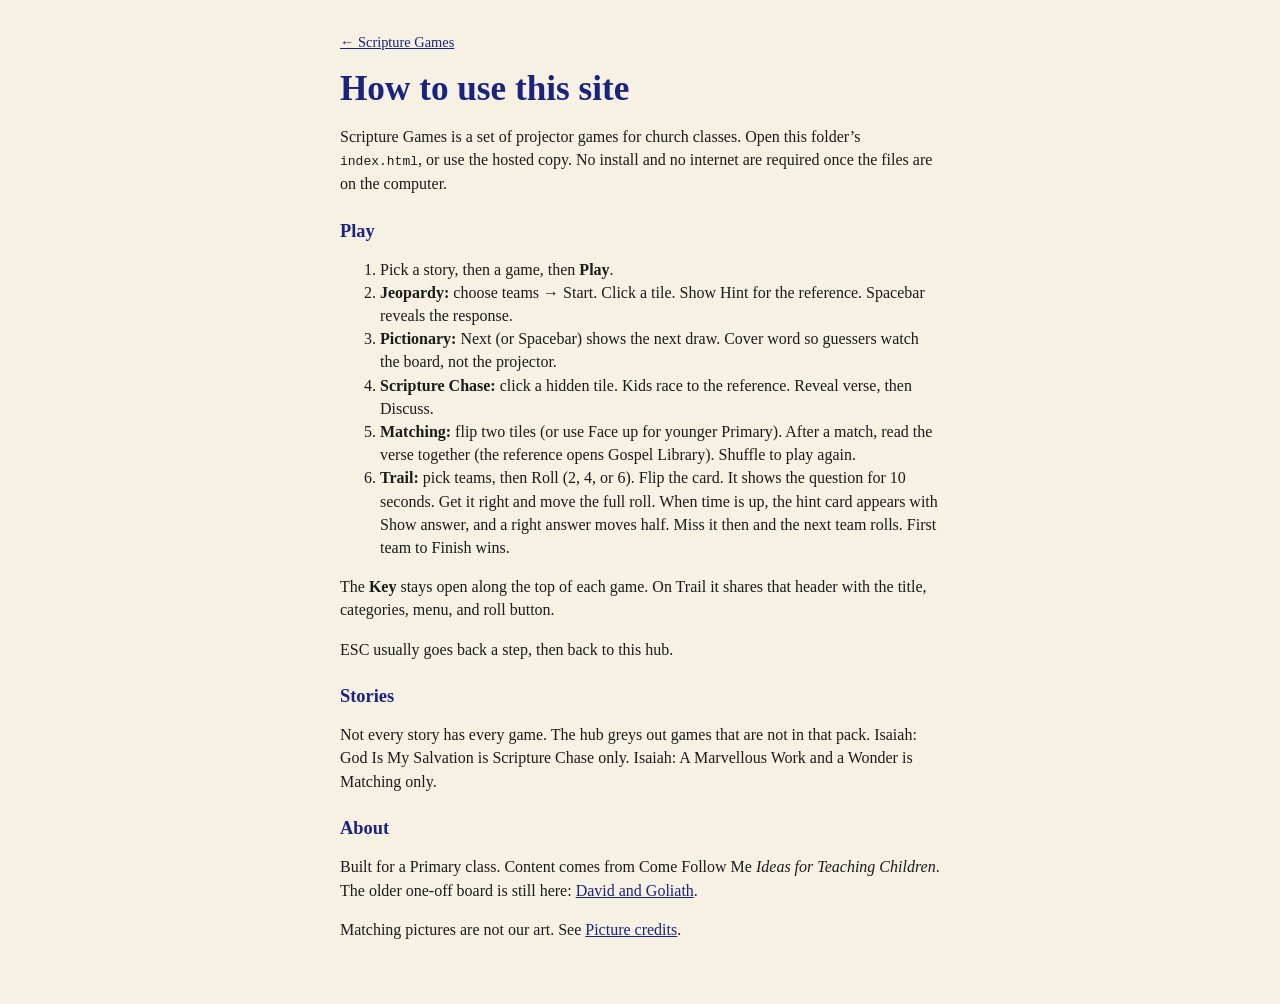
<file: how-to.html>
<!DOCTYPE html>
<html lang="en">
<head>
  <meta charset="utf-8">
  <meta name="viewport" content="width=device-width, initial-scale=1">
  <title>How to use this site — Scripture Games</title>
  <link rel="stylesheet" href="hub.css">
</head>
<body>
  <main class="hub hub-page">
    <p class="hub-foot hub-back"><a href="index.html">← Scripture Games</a></p>
    <h1>How to use this site</h1>
    <p>Scripture Games is a set of projector games for church classes. Open this folder’s <code>index.html</code>, or use the hosted copy. No install and no internet are required once the files are on the computer.</p>

    <h2>Play</h2>
    <ol>
      <li>Pick a story, then a game, then <strong>Play</strong>.</li>
      <li><strong>Jeopardy:</strong> choose teams → Start. Click a tile. Show Hint for the reference. Spacebar reveals the response.</li>
      <li><strong>Pictionary:</strong> Next (or Spacebar) shows the next draw. Cover word so guessers watch the board, not the projector.</li>
      <li><strong>Scripture Chase:</strong> click a hidden tile. Kids race to the reference. Reveal verse, then Discuss.</li>
      <li><strong>Matching:</strong> flip two tiles (or use Face up for younger Primary). After a match, read the verse together (the reference opens Gospel Library). Shuffle to play again.</li>
      <li><strong>Trail:</strong> pick teams, then Roll (2, 4, or 6). Flip the card. It shows the question for 10 seconds. Get it right and move the full roll. When time is up, the hint card appears with Show answer, and a right answer moves half. Miss it then and the next team rolls. First team to Finish wins.</li>
    </ol>
    <p>The <strong>Key</strong> stays open along the top of each game. On Trail it shares that header with the title, categories, menu, and roll button.</p>
    <p>ESC usually goes back a step, then back to this hub.</p>

    <h2>Stories</h2>
    <p>Not every story has every game. The hub greys out games that are not in that pack. Isaiah: God Is My Salvation is Scripture Chase only. Isaiah: A Marvellous Work and a Wonder is Matching only.</p>

    <h2>About</h2>
    <p>Built for a Primary class. Content comes from Come Follow Me <em>Ideas for Teaching Children</em>. The older one-off board is still here: <a href="david-and-goliath.html">David and Goliath</a>.</p>
    <p>Matching pictures are not our art. See <a href="credits.html">Picture credits</a>.</p>
  </main>
</body>
</html>
</file>
<file: hub.css>
:root {
  --navy: #1a237e;
  --navy-mid: #24308a;
  --gold: #d4a017;
  --cream: #f7f1e3;
  --ink: #1b1b1b;
}

* {
  box-sizing: border-box;
}

html,
body {
  margin: 0;
  min-height: 100%;
  font-family: Georgia, "Times New Roman", serif;
  background: var(--cream);
  color: var(--ink);
}

body {
  min-height: 100vh;
}

.hub {
  max-width: 58rem;
  margin: 0 auto;
  padding: 2rem 1.25rem 3rem;
}

.hub-header {
  text-align: center;
  margin-bottom: 2rem;
}

.hub-header h1 {
  margin: 0;
  font-size: clamp(1.8rem, 4vw, 2.6rem);
  color: var(--navy);
}

.hub-header p {
  margin: 0.5rem 0 0;
  font-size: 1.05rem;
}

.hub-section {
  margin-bottom: 1.75rem;
}

.hub-section h2 {
  margin: 0 0 0.75rem;
  font-size: 1.15rem;
  color: var(--navy);
  letter-spacing: 0.04em;
  text-transform: uppercase;
}

.cards {
  display: grid;
  grid-template-columns: repeat(auto-fit, minmax(16rem, 1fr));
  gap: 0.85rem;
}

.card {
  display: block;
  width: 100%;
  text-align: left;
  background: #fff;
  border: 2px solid #d9d0bc;
  border-radius: 8px;
  padding: 1rem 1.1rem;
  cursor: pointer;
  font-family: inherit;
  color: inherit;
}

.card:hover,
.card:focus {
  border-color: var(--navy-mid);
  outline: none;
}

.card.selected {
  border-color: var(--navy);
  box-shadow: 0 0 0 3px rgba(26, 35, 126, 0.2);
}

.card.disabled,
.card:disabled {
  opacity: 0.45;
  cursor: not-allowed;
  box-shadow: none;
}

.card h3 {
  margin: 0 0 0.3rem;
  font-size: 1.25rem;
  color: var(--navy);
}

.card .meta {
  margin: 0 0 0.45rem;
  font-size: 0.9rem;
  color: #555;
}

.card .blurb {
  margin: 0;
  font-size: 0.95rem;
  line-height: 1.35;
}

.play-row {
  display: flex;
  flex-wrap: wrap;
  gap: 0.75rem;
  align-items: center;
  justify-content: center;
  margin-top: 1.5rem;
}

.play-btn {
  background: var(--navy-mid);
  color: #fff;
  border: 0;
  border-radius: 6px;
  padding: 0.7rem 1.8rem;
  font-size: 1.2rem;
  font-weight: 700;
  font-family: inherit;
  cursor: pointer;
}

.play-btn:hover,
.play-btn:focus {
  background: var(--navy);
}

.play-btn:disabled {
  opacity: 0.45;
  cursor: not-allowed;
}

.hub-error {
  color: #8b1a1a;
  text-align: center;
  min-height: 1.4rem;
  margin: 0.75rem 0 0;
}

.hub-foot {
  margin-top: 2.5rem;
  text-align: center;
  font-size: 0.9rem;
  color: #555;
}

.hub-foot a {
  color: var(--navy);
}

.hub-page {
  max-width: 40rem;
}

.hub-back {
  margin: 0 0 1rem;
  text-align: left;
}

.hub-page h1 {
  margin: 0 0 1rem;
  font-size: clamp(1.6rem, 3.5vw, 2.2rem);
  color: var(--navy);
}

.hub-page h2 {
  margin: 1.6rem 0 0.5rem;
  font-size: 1.15rem;
  color: var(--navy);
}

.hub-page p,
.hub-page li {
  line-height: 1.45;
}

.hub-page ul {
  padding-left: 1.25rem;
}

.hub-page table {
  width: 100%;
  border-collapse: collapse;
  font-size: 0.92rem;
  margin: 0.75rem 0 1.25rem;
}

.hub-page th,
.hub-page td {
  text-align: left;
  vertical-align: top;
  padding: 0.4rem 0.5rem 0.4rem 0;
  border-bottom: 1px solid #d9d0bc;
}

.hub-page a {
  color: var(--navy);
}

.hub[hidden],
#game-root[hidden],
.lesson-key[hidden] {
  display: none !important;
}

.lesson-key {
  position: fixed;
  left: 0;
  right: 0;
  bottom: 0;
  z-index: 40;
  display: flex;
  flex-direction: column;
  align-items: stretch;
  gap: 0.35rem;
  max-height: 34vh;
  overflow: auto;
  background: #fffef8;
  color: #141414;
  border-top: 4px solid var(--navy);
  box-shadow: 0 -8px 18px rgba(0, 0, 0, 0.28);
  padding: 0.55rem 0.9rem 0.65rem;
}

.lesson-key-page:empty {
  display: none;
}

.lesson-key-body {
  display: flex;
  align-items: flex-start;
  gap: 0.85rem;
}

.lesson-key h2 {
  margin: 0;
  flex: 0 0 auto;
  color: var(--navy);
  font-size: 1.05rem;
}

.lesson-key-list {
  display: flex;
  flex: 1;
  flex-wrap: wrap;
  gap: 0.45rem 1.15rem;
  list-style: none;
  margin: 0;
  padding: 0;
}

.lesson-key-list li {
  flex: 1 1 16rem;
  min-width: 0;
  margin: 0;
}

.lesson-key-title {
  margin: 0;
  color: #0d1448;
  font-size: 1.05rem;
  font-weight: 700;
  line-height: 1.25;
}

.lesson-key-refs {
  margin: 0.12rem 0 0;
  font-size: 0.92rem;
}

.lesson-key-refs a {
  color: var(--navy);
}
</file>
